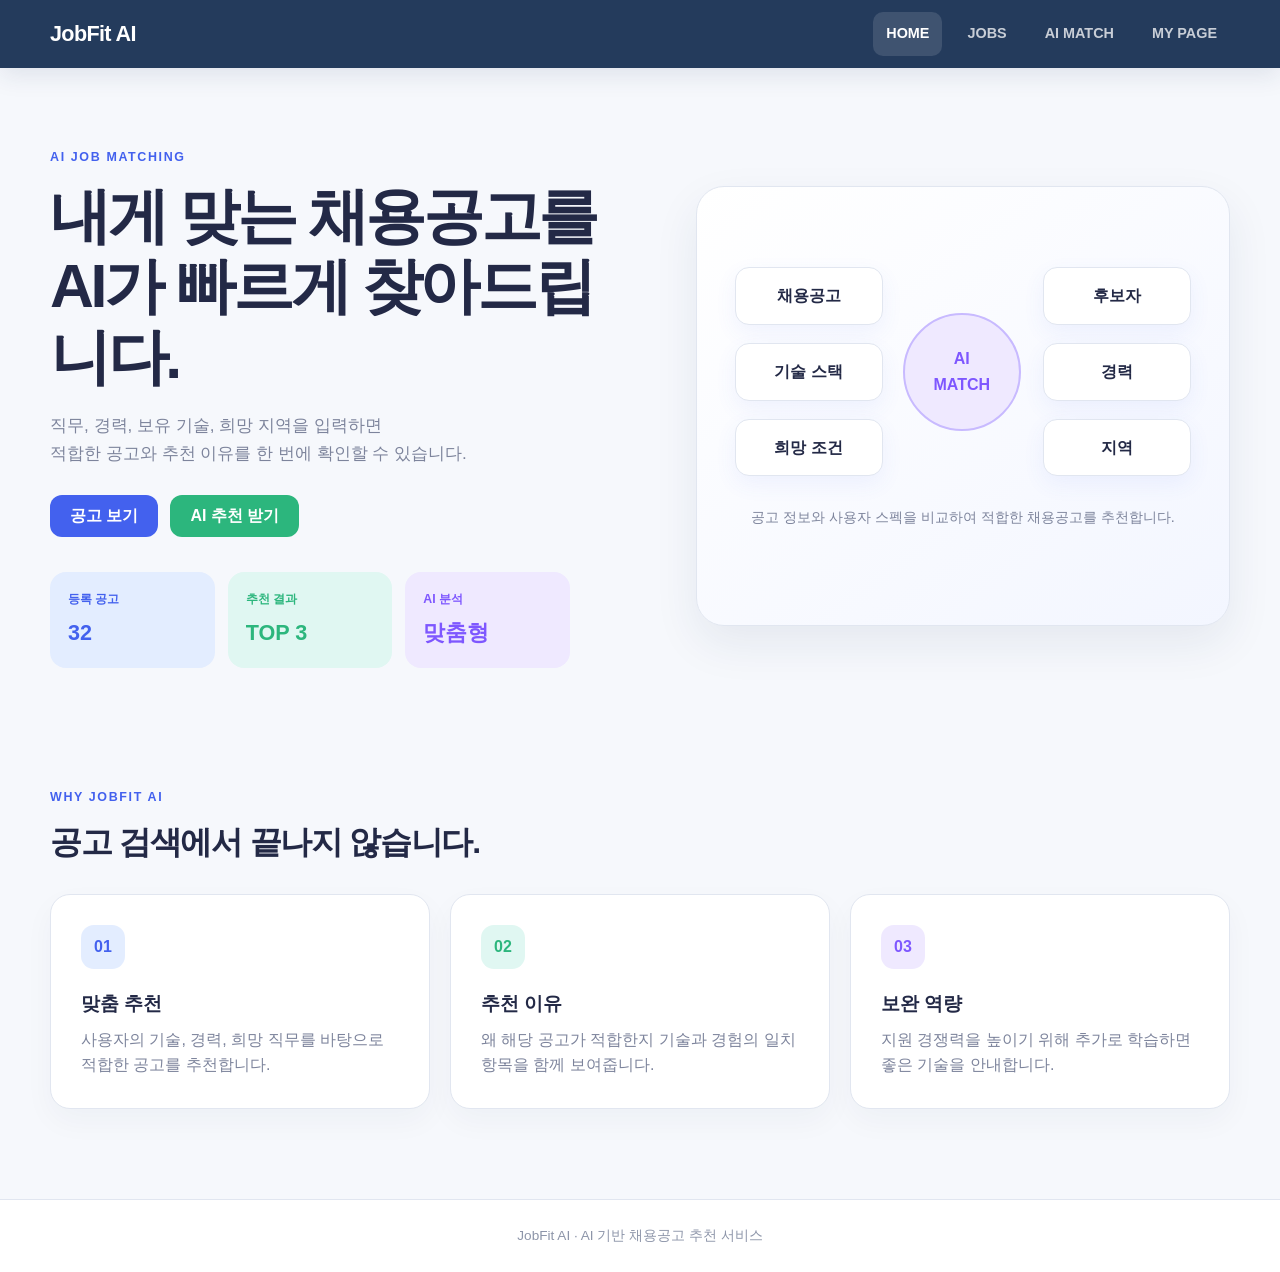
<file: index.html>
<!DOCTYPE html>
<html lang="ko">
<head>
  <meta charset="UTF-8" />
  <meta name="viewport" content="width=device-width, initial-scale=1.0" />
  <title>JobFit AI | 홈</title>
  <link rel="stylesheet" href="css/common.css">
  <link rel="stylesheet" href="css/index.css">
</head>
<body>
  <header class="site-header">
    <div class="container nav-wrap">
      <a class="brand" href="index.html">JobFit AI</a>
      <button class="menu-toggle" type="button" aria-label="메뉴 열기">☰</button>
      <nav class="main-nav">
        <a class="active" href="index.html">HOME</a>
        <a href="jobs.html">JOBS</a>
        <a href="match.html">AI MATCH</a>
        <a href="mypage.html">MY PAGE</a>
      </nav>
    </div>
  </header>

  <main>
    <section class="hero container">
      <div class="hero-copy">
        <span class="eyebrow">AI JOB MATCHING</span>
        <h1>내게 맞는 채용공고를<br />AI가 빠르게 찾아드립니다.</h1>
        <p>
          직무, 경력, 보유 기술, 희망 지역을 입력하면<br class="desktop-only" />
          적합한 공고와 추천 이유를 한 번에 확인할 수 있습니다.
        </p>
        <div class="hero-actions">
          <a class="btn btn-primary" href="jobs.html">공고 보기</a>
          <a class="btn btn-success" href="match.html">AI 추천 받기</a>
        </div>
        <div class="metric-grid">
          <article class="metric-card blue"><span>등록 공고</span><strong>32</strong></article>
          <article class="metric-card green"><span>추천 결과</span><strong>TOP 3</strong></article>
          <article class="metric-card purple"><span>AI 분석</span><strong>맞춤형</strong></article>
        </div>
      </div>

      <div class="hero-visual" aria-label="AI 채용 매칭 구조 이미지">
        <div class="match-flow">
          <div class="flow-stack left-stack">
            <div class="flow-card">채용공고</div>
            <div class="flow-card">기술 스택</div>
            <div class="flow-card">희망 조건</div>
          </div>
          <div class="ai-core">AI<br />MATCH</div>
          <div class="flow-stack right-stack">
            <div class="flow-card">후보자</div>
            <div class="flow-card">경력</div>
            <div class="flow-card">지역</div>
          </div>
        </div>
        <p>공고 정보와 사용자 스펙을 비교하여 적합한 채용공고를 추천합니다.</p>
      </div>
    </section>

    <section class="container feature-section">
      <div class="section-heading">
        <span class="eyebrow">WHY JOBFIT AI</span>
        <h2>공고 검색에서 끝나지 않습니다.</h2>
      </div>
      <div class="feature-grid">
        <article class="feature-card">
          <div class="feature-icon blue">01</div>
          <h3>맞춤 추천</h3>
          <p>사용자의 기술, 경력, 희망 직무를 바탕으로 적합한 공고를 추천합니다.</p>
        </article>
        <article class="feature-card">
          <div class="feature-icon green">02</div>
          <h3>추천 이유</h3>
          <p>왜 해당 공고가 적합한지 기술과 경험의 일치 항목을 함께 보여줍니다.</p>
        </article>
        <article class="feature-card">
          <div class="feature-icon purple">03</div>
          <h3>보완 역량</h3>
          <p>지원 경쟁력을 높이기 위해 추가로 학습하면 좋은 기술을 안내합니다.</p>
        </article>
      </div>
    </section>
  </main>

  <footer class="site-footer">
    <div class="container">JobFit AI · AI 기반 채용공고 추천 서비스</div>
  </footer>
  <script src="js/common.js"></script>
</body>
</html>
</file>
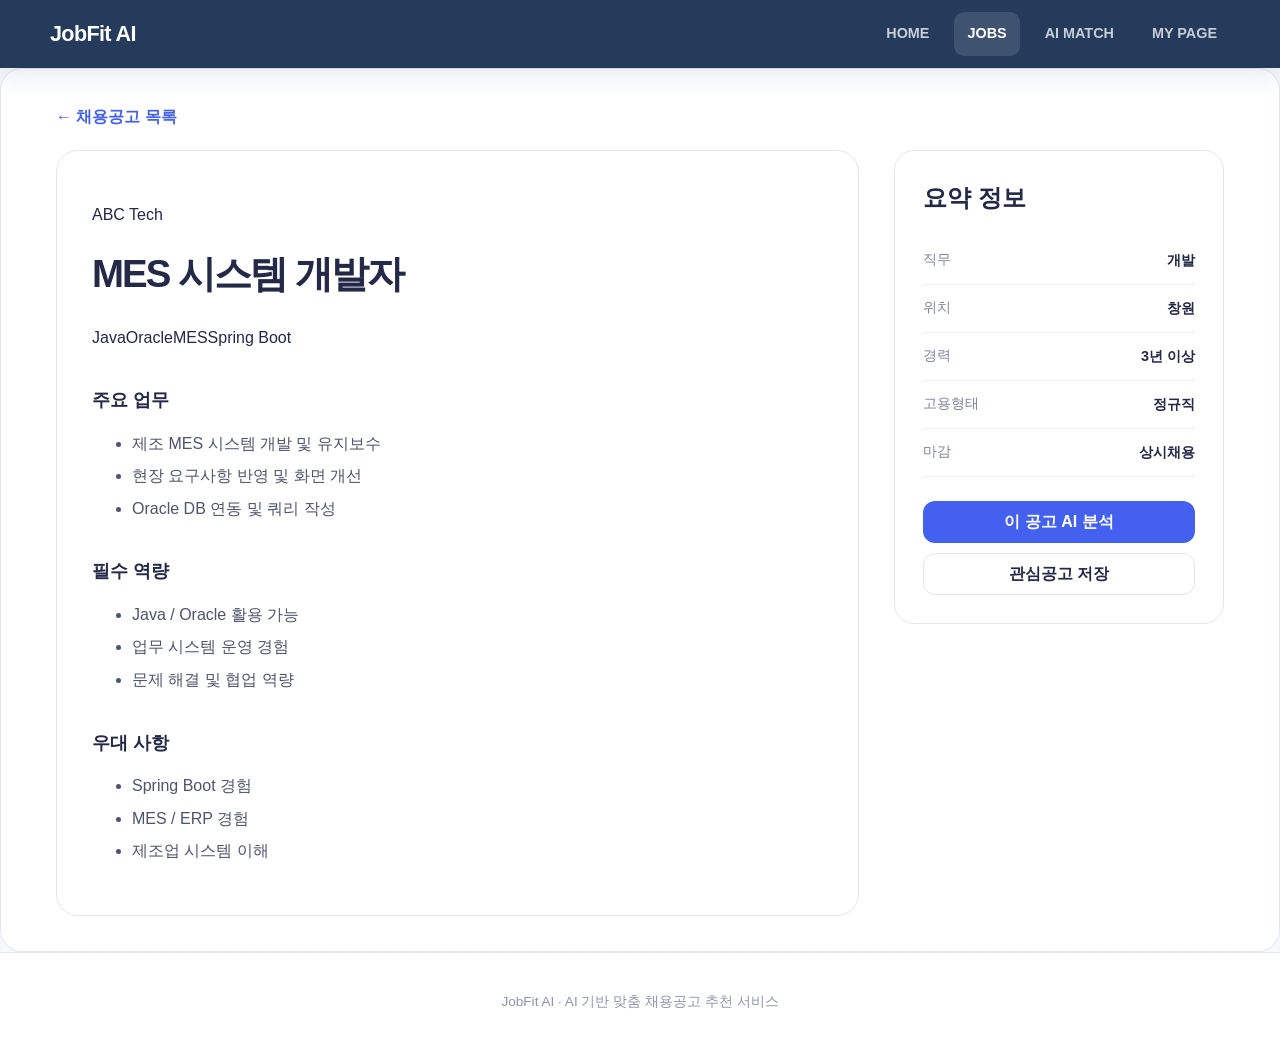
<file: job-detail.html>
<!DOCTYPE html>
<html lang="ko">
<head>
  <meta charset="UTF-8">
  <meta name="viewport" content="width=device-width, initial-scale=1.0">

  <title>JobFit AI | 공고 상세</title>

  <!-- 공통 CSS -->
  <link rel="stylesheet" href="css/common.css">

  <!-- 상세페이지 전용 CSS -->
  <link rel="stylesheet" href="css/job-detail.css">
</head>

<body>

  <!-- =========================
       HEADER
  ========================== -->
  <header id="siteHeader" class="site-header">

    <div class="container nav-wrap">

      <a
        id="brandLogo"
        class="brand"
        href="index.html">
        JobFit AI
      </a>

      <button
        id="menuToggle"
        class="menu-toggle"
        type="button"
        aria-label="메뉴 열기">
        ☰
      </button>

      <nav
        id="mainNav"
        class="main-nav">

        <a href="index.html">
          HOME
        </a>

        <a
          class="active"
          href="jobs.html">
          JOBS
        </a>

        <a href="match.html">
          AI MATCH
        </a>

        <a href="mypage.html">
          MY PAGE
        </a>

      </nav>

    </div>

  </header>


  <!-- =========================
       MAIN
  ========================== -->
  <main
    id="jobDetailPage"
    class="detail-main">

    <div class="container">

      <!-- 뒤로가기 -->
      <div
        id="detailTop"
        class="detail-top">

        <a
          id="backToJobs"
          class="back-link"
          href="jobs.html">
          ← 채용공고 목록
        </a>

      </div>


      <!-- =========================
           채용공고 상세내용

           detail.js에서
           이 영역 안에 내용을 생성함

           ID 변경하면 안 됨!
      ========================== -->
      <section
        id="jobDetail"
        class="detail-layout">

        <!--
          detail.js에서 동적으로

          .detail-card
          .sidebar-card

          등을 생성
        -->

      </section>

    </div>

  </main>


  <!-- =========================
       FOOTER
  ========================== -->
  <footer
    id="siteFooter"
    class="site-footer">

    <div class="container">

      <p>
        JobFit AI · AI 기반 맞춤 채용공고 추천 서비스
      </p>

    </div>

  </footer>


  <!-- =========================
       JAVASCRIPT
  ========================== -->

  <!-- 채용공고 데이터 -->
  <script src="js/jobs-data.js"></script>

  <!-- 공통 기능 -->
  <script src="js/common.js"></script>

  <!-- 상세페이지 기능 -->
  <script src="js/detail.js"></script>

</body>
</html>
</file>
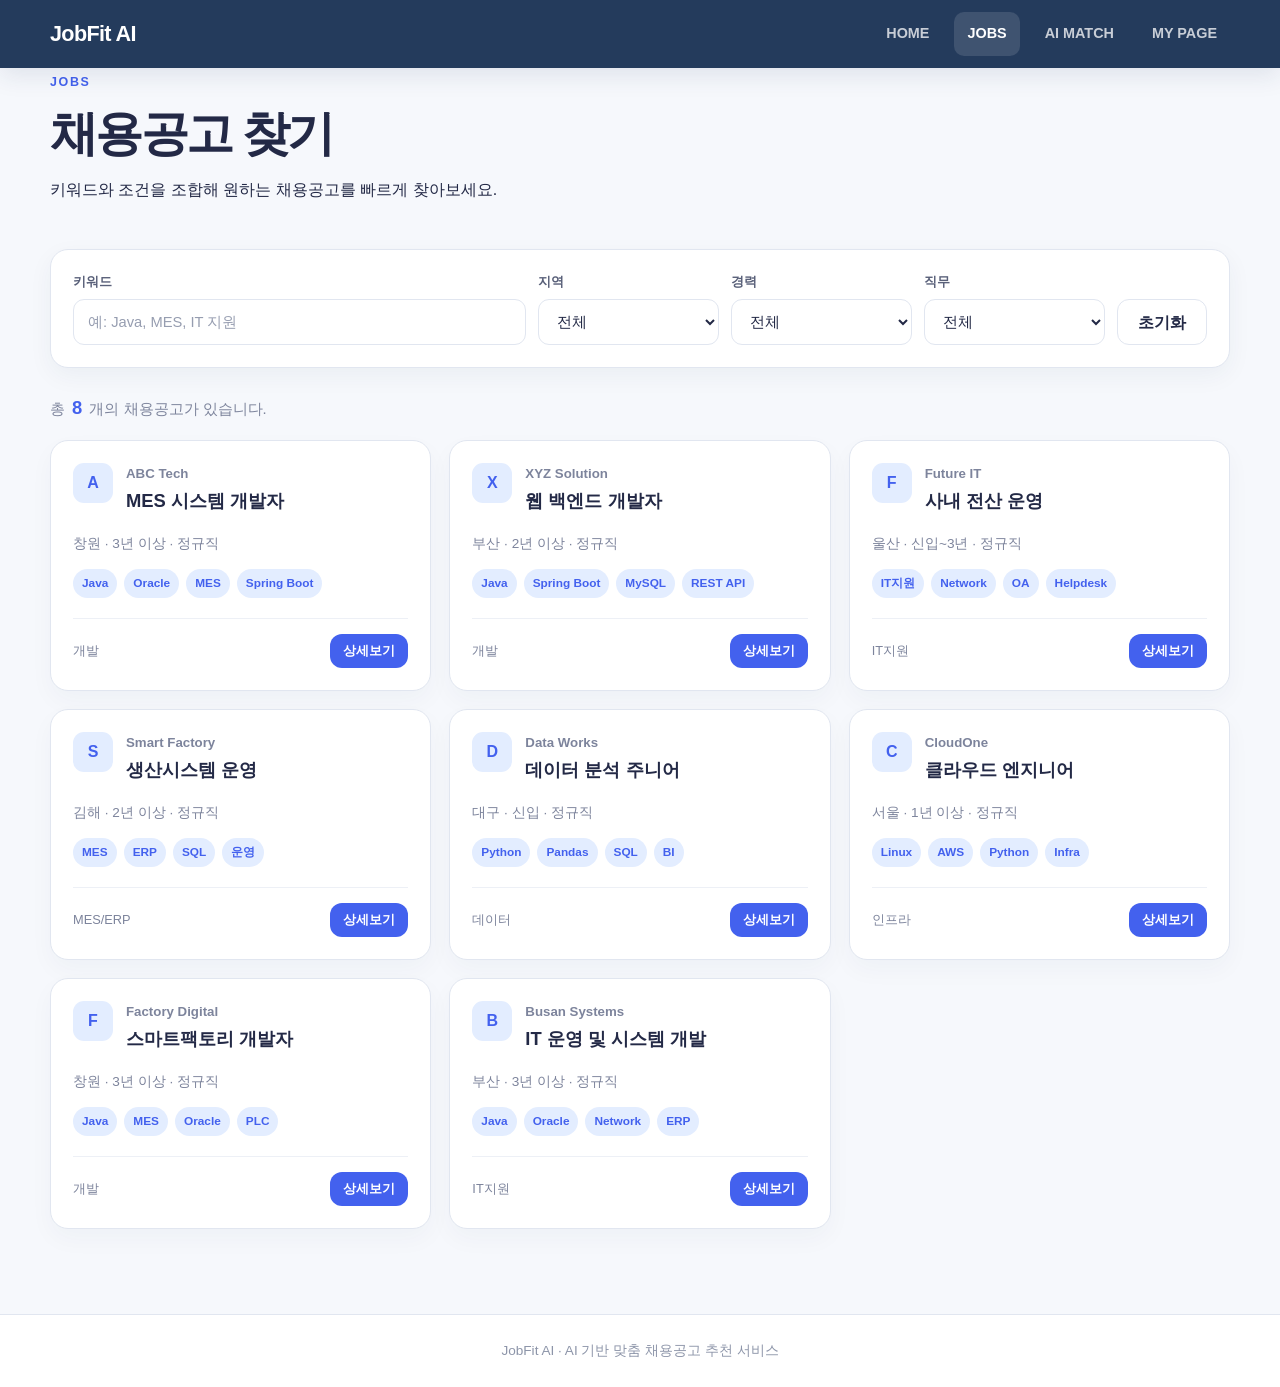
<file: jobs.html>
<!DOCTYPE html>
<html lang="ko">

<head>
  <meta charset="UTF-8">
  <meta name="viewport" content="width=device-width, initial-scale=1.0">

  <title>JobFit AI | 채용공고</title>

  <link rel="stylesheet" href="/css/common.css?v=10">
  <link rel="stylesheet" href="/css/jobs.css?v=10">
</head>


<body>


  <!-- =========================================
       HEADER
  ========================================== -->
  <header id="siteHeader" class="site-header">

    <div class="container nav-wrap">

      <!-- Logo -->
      <a
        id="brandLogo"
        class="brand"
        href="index.html">
        JobFit AI
      </a>


      <!-- Mobile Menu -->
      <button
        id="menuToggle"
        class="menu-toggle"
        type="button"
        aria-label="메뉴 열기">
        ☰
      </button>


      <!-- Navigation -->
      <nav
        id="mainNav"
        class="main-nav">

        <a href="index.html">
          HOME
        </a>

        <a
          class="active"
          href="jobs.html">
          JOBS
        </a>

        <a href="match.html">
          AI MATCH
        </a>

        <a href="mypage.html">
          MY PAGE
        </a>

      </nav>

    </div>

  </header>



  <!-- =========================================
       PAGE HEADER
  ========================================== -->
  <section class="page-header">

    <div class="container">

      <span class="eyebrow">
        JOBS
      </span>

      <h1>
        채용공고 찾기
      </h1>

      <p>
        키워드와 조건을 조합해
        원하는 채용공고를 빠르게 찾아보세요.
      </p>

    </div>

  </section>



  <!-- =========================================
       MAIN
  ========================================== -->
  <main
    id="jobsPage"
    class="jobs-main">

    <div class="container">


      <!-- =====================================
           검색 / 필터
      ====================================== -->
      <section
        id="searchArea"
        class="search-box">

        <div class="search-row">


          <!-- 키워드 -->
          <div class="search-item search-keyword">

            <label for="keywordInput">
              키워드
            </label>

            <input
              id="keywordInput"
              type="search"
              placeholder="예: Java, MES, IT 지원">

          </div>


          <!-- 지역 -->
          <div class="search-item">

            <label for="locationFilter">
              지역
            </label>

            <select id="locationFilter">
              <option value="">
                전체
              </option>
            </select>

          </div>


          <!-- 경력 -->
          <div class="search-item">

            <label for="careerFilter">
              경력
            </label>

            <select id="careerFilter">
              <option value="">
                전체
              </option>
            </select>

          </div>


          <!-- 직무 -->
          <div class="search-item">

            <label for="categoryFilter">
              직무
            </label>

            <select id="categoryFilter">
              <option value="">
                전체
              </option>
            </select>

          </div>


          <!-- 초기화 -->
          <div class="search-reset">

            <button
              id="resetButton"
              class="btn btn-secondary"
              type="button">
              초기화
            </button>

          </div>

        </div>

      </section>



      <!-- =====================================
           검색 결과 Count
      ====================================== -->
      <div
        id="resultsMeta"
        class="job-count">

        총

        <strong id="resultCount">
          0
        </strong>

        개의 채용공고가 있습니다.

      </div>



      <!-- =====================================
           JOB LIST

           jobs.js에서 여기에
           채용공고 카드를 생성
      ====================================== -->
      <section
        id="jobList"
        class="jobs-grid"
        aria-live="polite">
      </section>



      <!-- =====================================
           검색 결과 없음
      ====================================== -->
      <div
        id="emptyState"
        class="empty-state hidden">

        <div class="empty-icon">
          🔍
        </div>

        <h3>
          검색 결과가 없습니다.
        </h3>

        <p>
          다른 키워드 또는 조건으로 검색해보세요.
        </p>

      </div>

    </div>

  </main>



  <!-- =========================================
       FOOTER
  ========================================== -->
  <footer
    id="siteFooter"
    class="site-footer">

    <div class="container">

      JobFit AI · AI 기반 맞춤 채용공고 추천 서비스

    </div>

  </footer>



  <!-- =========================================
       JAVASCRIPT
  ========================================== -->

  <!-- Sample Job Data -->
  <script src="js/jobs-data.js"></script>

  <!-- Common -->
  <script src="js/common.js"></script>

  <!-- Jobs -->
  <script src="js/jobs.js"></script>

</body>
</html>
</file>
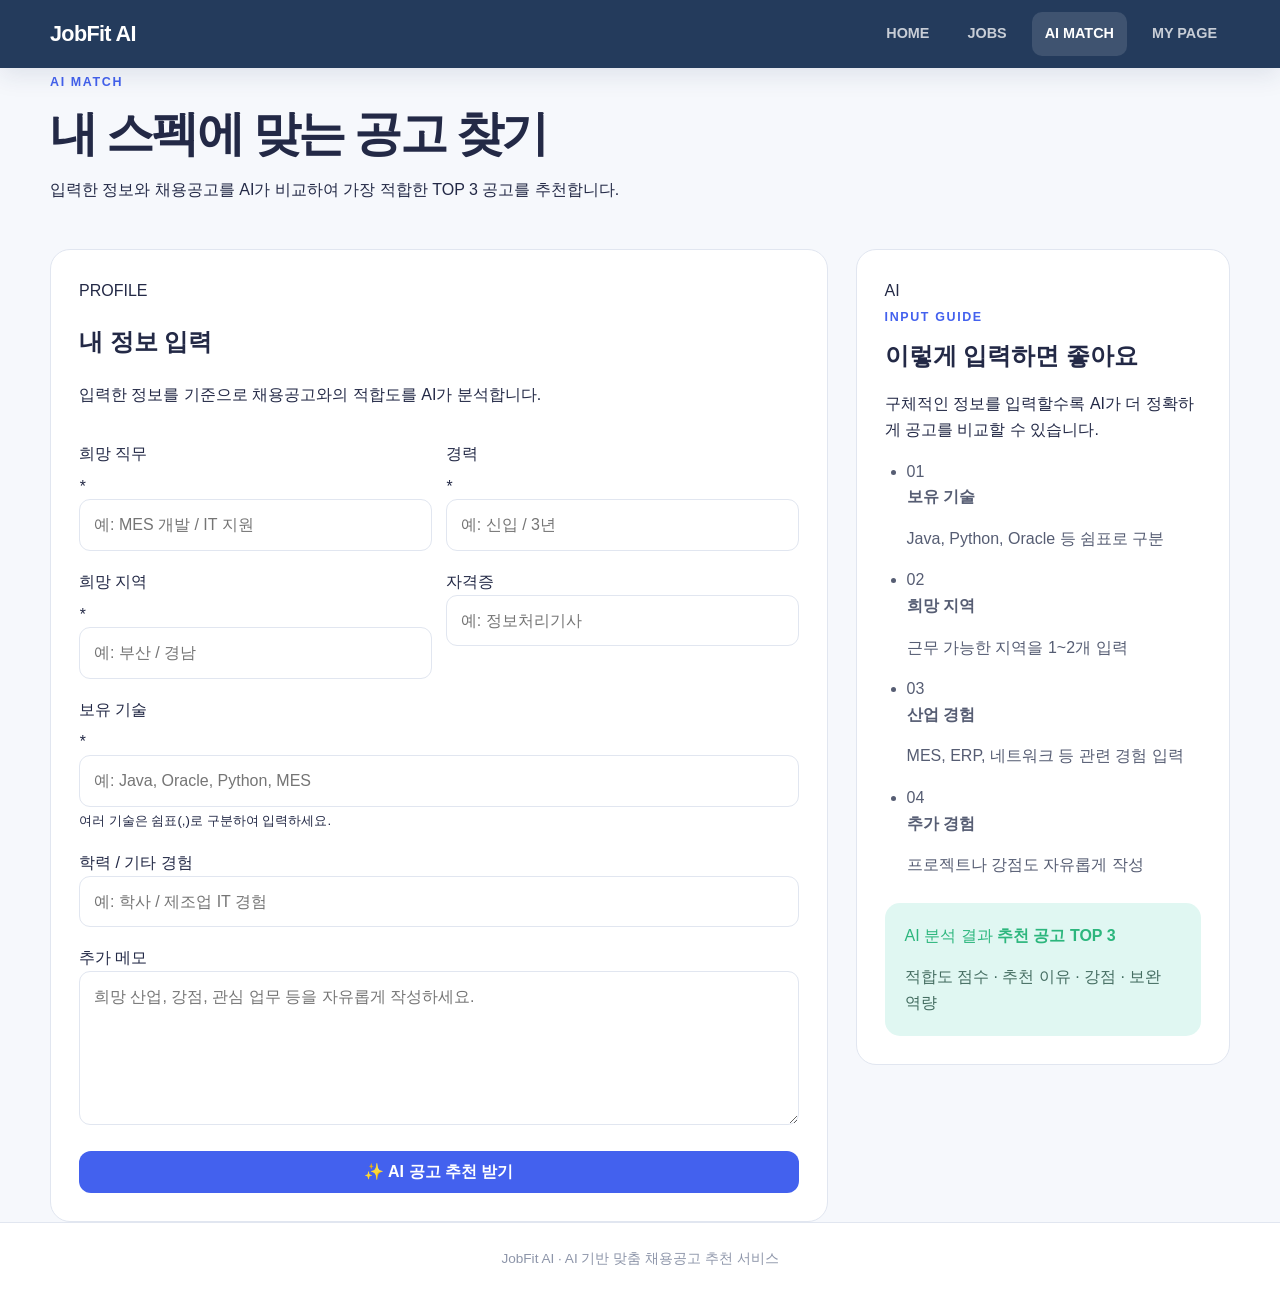
<file: match.html>
<!DOCTYPE html>
<html lang="ko">

<head>
  <meta charset="UTF-8">
  <meta name="viewport" content="width=device-width, initial-scale=1.0">

  <title>JobFit AI | AI 맞춤 추천</title>

  <link rel="stylesheet" href="css/common.css">
  <link rel="stylesheet" href="css/match.css">
</head>


<body>

  <!-- =========================================
       HEADER
  ========================================== -->
  <header id="siteHeader" class="site-header">

    <div class="container nav-wrap">

      <a
        id="brandLogo"
        class="brand"
        href="index.html">
        JobFit AI
      </a>

      <button
        id="menuToggle"
        class="menu-toggle"
        type="button"
        aria-label="메뉴 열기">
        ☰
      </button>

      <nav
        id="mainNav"
        class="main-nav">

        <a href="index.html">
          HOME
        </a>

        <a href="jobs.html">
          JOBS
        </a>

        <a
          class="active"
          href="match.html">
          AI MATCH
        </a>

        <a href="mypage.html">
          MY PAGE
        </a>

      </nav>

    </div>

  </header>


  <!-- =========================================
       PAGE HEADER
  ========================================== -->
  <section class="page-header">

    <div class="container">

      <span class="eyebrow">
        AI MATCH
      </span>

      <h1>
        내 스펙에 맞는 공고 찾기
      </h1>

      <p>
        입력한 정보와 채용공고를 AI가 비교하여
        가장 적합한 TOP 3 공고를 추천합니다.
      </p>

    </div>

  </section>


  <!-- =========================================
       MAIN
  ========================================== -->
  <main
    id="matchPage"
    class="match-main">

    <div class="container">


      <!-- =====================================
           입력 영역
      ====================================== -->
      <section class="match-layout">


        <!-- ===============================
             사용자 정보 입력 Form
        ================================ -->
        <form
          id="matchForm"
          class="match-form">

          <div class="match-form-header">

            <span class="form-badge">
              PROFILE
            </span>

            <h2>
              내 정보 입력
            </h2>

            <p class="form-description">
              입력한 정보를 기준으로 채용공고와의
              적합도를 AI가 분석합니다.
            </p>

          </div>


          <!-- 희망직무 + 경력 -->
          <div class="form-row two">

            <div class="form-group">

              <label for="desiredRole">
                희망 직무
                <em>*</em>
              </label>

              <input
                id="desiredRole"
                type="text"
                placeholder="예: MES 개발 / IT 지원"
                required>

            </div>


            <div class="form-group">

              <label for="career">
                경력
                <em>*</em>
              </label>

              <input
                id="career"
                type="text"
                placeholder="예: 신입 / 3년"
                required>

            </div>

          </div>


          <!-- 희망지역 + 자격증 -->
          <div class="form-row two">

            <div class="form-group">

              <label for="desiredLocation">
                희망 지역
                <em>*</em>
              </label>

              <input
                id="desiredLocation"
                type="text"
                placeholder="예: 부산 / 경남"
                required>

            </div>


            <div class="form-group">

              <label for="certificates">
                자격증
              </label>

              <input
                id="certificates"
                type="text"
                placeholder="예: 정보처리기사">

            </div>

          </div>


          <!-- 보유기술 -->
          <div class="form-group">

            <label for="skills">
              보유 기술
              <em>*</em>
            </label>

            <input
              id="skills"
              type="text"
              placeholder="예: Java, Oracle, Python, MES"
              required>

            <small>
              여러 기술은 쉼표(,)로 구분하여 입력하세요.
            </small>

          </div>


          <!-- 학력 / 경험 -->
          <div class="form-group">

            <label for="education">
              학력 / 기타 경험
            </label>

            <input
              id="education"
              type="text"
              placeholder="예: 학사 / 제조업 IT 경험">

          </div>


          <!-- 추가메모 -->
          <div class="form-group">

            <label for="note">
              추가 메모
            </label>

            <textarea
              id="note"
              rows="5"
              placeholder="희망 산업, 강점, 관심 업무 등을 자유롭게 작성하세요."></textarea>

          </div>


          <!-- 에러메시지 -->
          <div
            id="formMessage"
            class="form-message hidden">
          </div>


          <!-- 추천 버튼 -->
          <button
            id="recommendButton"
            class="btn btn-primary btn-wide"
            type="submit">

            ✨ AI 공고 추천 받기

          </button>

        </form>



        <!-- ===============================
             입력 Guide
        ================================ -->
        <aside
          id="inputGuide"
          class="guide-card">

          <div class="guide-icon">
            AI
          </div>

          <span class="eyebrow">
            INPUT GUIDE
          </span>

          <h2>
            이렇게 입력하면 좋아요
          </h2>

          <p class="guide-description">
            구체적인 정보를 입력할수록
            AI가 더 정확하게 공고를 비교할 수 있습니다.
          </p>

          <ul class="guide-list">

            <li>
              <span>01</span>

              <div>
                <strong>보유 기술</strong>
                <p>Java, Python, Oracle 등 쉼표로 구분</p>
              </div>
            </li>

            <li>
              <span>02</span>

              <div>
                <strong>희망 지역</strong>
                <p>근무 가능한 지역을 1~2개 입력</p>
              </div>
            </li>

            <li>
              <span>03</span>

              <div>
                <strong>산업 경험</strong>
                <p>MES, ERP, 네트워크 등 관련 경험 입력</p>
              </div>
            </li>

            <li>
              <span>04</span>

              <div>
                <strong>추가 경험</strong>
                <p>프로젝트나 강점도 자유롭게 작성</p>
              </div>
            </li>

          </ul>


          <div class="expected-box">

            <span>
              AI 분석 결과
            </span>

            <strong>
              추천 공고 TOP 3
            </strong>

            <p>
              적합도 점수 · 추천 이유 · 강점 · 보완 역량
            </p>

          </div>

        </aside>

      </section>



      <!-- =====================================
           AI 분석 Loading

           match.js에서 hidden 제어
      ====================================== -->
      <section
        id="loadingPanel"
        class="loading-panel hidden"
        aria-live="polite">

        <div class="loading-content">

          <div class="ai-spinner">
            <span>
              AI
            </span>
          </div>

          <h2>
            AI가 채용공고를 분석하고 있습니다
          </h2>

          <p>
            입력하신 정보와 채용공고의 적합도를
            비교하고 있습니다.
          </p>


          <div class="progress-steps">

            <div class="progress-step">
              <span>1</span>
              <p>입력값 확인</p>
            </div>

            <div class="progress-line"></div>

            <div class="progress-step">
              <span>2</span>
              <p>후보 공고 추출</p>
            </div>

            <div class="progress-line"></div>

            <div class="progress-step">
              <span>3</span>
              <p>적합도 분석</p>
            </div>

            <div class="progress-line"></div>

            <div class="progress-step">
              <span>4</span>
              <p>추천 결과 생성</p>
            </div>

          </div>

        </div>

      </section>



      <!-- =====================================
           AI 결과

           match.js에서 hidden 제거 후 표시
      ====================================== -->
      <section
        id="resultPanel"
        class="result-panel hidden"
        aria-live="polite">


        <!-- 결과 Header -->
        <div class="result-header">

          <div>

            <span class="eyebrow">
              AI RESULT
            </span>

            <h2>
              추천 공고 TOP 3
            </h2>

            <p>
              입력하신 정보와 가장 적합한
              채용공고를 분석했습니다.
            </p>

          </div>


          <button
            id="retryButton"
            class="btn btn-secondary"
            type="button">

            다시 입력하기

          </button>

        </div>



        <!-- 결과 Layout -->
        <div class="result-layout">


          <!-- 추천 공고 List -->
          <div>

            <h3 class="result-subtitle">
              추천 채용공고
            </h3>

            <div
              id="recommendationList"
              class="recommendation-list">

              <!--
                match.js에서 추천 카드 생성
              -->

            </div>

          </div>



          <!-- 상세 AI 분석 -->
          <aside>

            <h3 class="result-subtitle">
              AI 상세 분석
            </h3>

            <article
              id="analysisDetail"
              class="analysis-card">

              <!--
                match.js에서 분석내용 생성
              -->

            </article>

          </aside>

        </div>

      </section>

    </div>

  </main>


  <!-- =========================================
       FOOTER
  ========================================== -->
  <footer
    id="siteFooter"
    class="site-footer">

    <div class="container">

      JobFit AI · AI 기반 맞춤 채용공고 추천 서비스

    </div>

  </footer>


  <!-- =========================================
       JAVASCRIPT
  ========================================== -->

  <script src="js/jobs-data.js"></script>
  <script src="js/common.js"></script>
  <script src="js/match.js"></script>

</body>

</html>
</file>
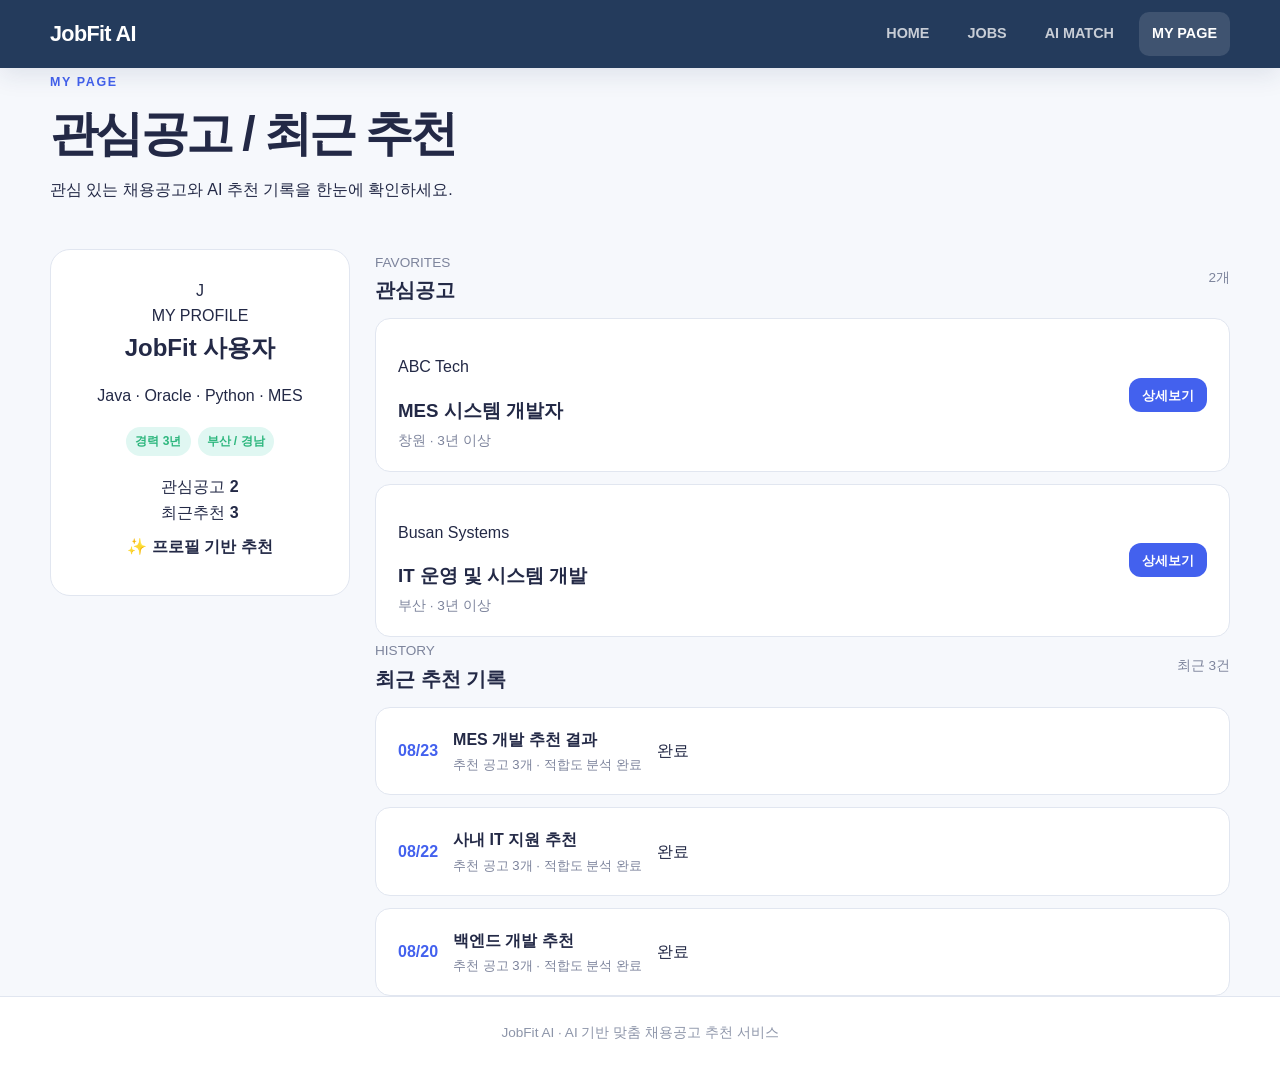
<file: mypage.html>
<!DOCTYPE html>
<html lang="ko">

<head>
  <meta charset="UTF-8">
  <meta name="viewport" content="width=device-width, initial-scale=1.0">

  <title>JobFit AI | 마이페이지</title>

  <link rel="stylesheet" href="css/common.css">
  <link rel="stylesheet" href="css/mypage.css">
</head>


<body>

  <!-- =========================================
       HEADER
  ========================================== -->
  <header id="siteHeader" class="site-header">

    <div class="container nav-wrap">

      <a
        id="brandLogo"
        class="brand"
        href="index.html">
        JobFit AI
      </a>

      <button
        id="menuToggle"
        class="menu-toggle"
        type="button"
        aria-label="메뉴 열기">
        ☰
      </button>

      <nav
        id="mainNav"
        class="main-nav">

        <a href="index.html">
          HOME
        </a>

        <a href="jobs.html">
          JOBS
        </a>

        <a href="match.html">
          AI MATCH
        </a>

        <a
          class="active"
          href="mypage.html">
          MY PAGE
        </a>

      </nav>

    </div>

  </header>


  <!-- =========================================
       PAGE HEADER
  ========================================== -->
  <section class="page-header">

    <div class="container">

      <span class="eyebrow">
        MY PAGE
      </span>

      <h1>
        관심공고 / 최근 추천
      </h1>

      <p>
        관심 있는 채용공고와 AI 추천 기록을 한눈에 확인하세요.
      </p>

    </div>

  </section>


  <!-- =========================================
       MAIN
  ========================================== -->
  <main
    id="mypagePage"
    class="mypage-main">

    <div class="container">

      <section class="mypage-layout">


        <!-- =====================================
             PROFILE
        ====================================== -->
        <aside class="profile-card">

          <div class="profile-avatar">
            J
          </div>

          <div class="profile-info">

            <span class="profile-label">
              MY PROFILE
            </span>

            <h2>
              JobFit 사용자
            </h2>

            <p class="profile-skills">
              Java · Oracle · Python · MES
            </p>

          </div>


          <div class="profile-tags">

            <span>
              경력 3년
            </span>

            <span>
              부산 / 경남
            </span>

          </div>


          <div class="profile-summary">

            <div>
              <span>관심공고</span>
              <strong>2</strong>
            </div>

            <div>
              <span>최근추천</span>
              <strong>3</strong>
            </div>

          </div>


          <a
            class="btn btn-profile btn-wide"
            href="match.html">

            ✨ 프로필 기반 추천

          </a>

        </aside>



        <!-- =====================================
             MY PAGE CONTENT
        ====================================== -->
        <div class="mypage-content">


          <!-- ===================================
               관심공고
          ==================================== -->
          <section class="mypage-section">

            <div class="subsection-header">

              <div>

                <span class="section-label">
                  FAVORITES
                </span>

                <h2>
                  관심공고
                </h2>

              </div>

              <span class="section-count">
                2개
              </span>

            </div>


            <!--
              mypage.js에서 관심공고 생성
              ID 변경하면 안 됨
            -->
            <div
              id="favoriteJobs"
              class="favorite-list">
            </div>

          </section>



          <!-- ===================================
               최근 추천 기록
          ==================================== -->
          <section class="mypage-section history-section">

            <div class="subsection-header">

              <div>

                <span class="section-label">
                  HISTORY
                </span>

                <h2>
                  최근 추천 기록
                </h2>

              </div>

              <span class="section-count">
                최근 3건
              </span>

            </div>


            <div class="history-list">


              <article class="history-card">

                <time datetime="2026-08-23">
                  08/23
                </time>

                <div class="history-content">

                  <strong>
                    MES 개발 추천 결과
                  </strong>

                  <p>
                    추천 공고 3개 · 적합도 분석 완료
                  </p>

                </div>

                <span class="history-status">
                  완료
                </span>

              </article>


              <article class="history-card">

                <time datetime="2026-08-22">
                  08/22
                </time>

                <div class="history-content">

                  <strong>
                    사내 IT 지원 추천
                  </strong>

                  <p>
                    추천 공고 3개 · 적합도 분석 완료
                  </p>

                </div>

                <span class="history-status">
                  완료
                </span>

              </article>


              <article class="history-card">

                <time datetime="2026-08-20">
                  08/20
                </time>

                <div class="history-content">

                  <strong>
                    백엔드 개발 추천
                  </strong>

                  <p>
                    추천 공고 3개 · 적합도 분석 완료
                  </p>

                </div>

                <span class="history-status">
                  완료
                </span>

              </article>

            </div>

          </section>

        </div>

      </section>

    </div>

  </main>


  <!-- =========================================
       FOOTER
  ========================================== -->
  <footer
    id="siteFooter"
    class="site-footer">

    <div class="container">

      JobFit AI · AI 기반 맞춤 채용공고 추천 서비스

    </div>

  </footer>


  <!-- =========================================
       JAVASCRIPT
  ========================================== -->

  <script src="js/jobs-data.js"></script>
  <script src="js/common.js"></script>
  <script src="js/mypage.js"></script>

</body>

</html>
</file>
<file: css/common.css>
:root {
  --navy: #1d3557;
  --blue: #4361ee;
  --blue-dark: #3451d1;
  --green: #2cb67d;
  --purple: #7e57ff;
  --bg: #f6f8fc;
  --card: #ffffff;
  --text: #232946;
  --muted: #7d849c;
  --border: #e1e6f0;
  --soft-blue: #e3edff;
  --soft-green: #e0f7f2;
  --soft-purple: #efe9ff;
  --danger: #c24141;
  --shadow: 0 18px 45px rgba(29, 53, 87, 0.08);
}

* { box-sizing: border-box; }
html { scroll-behavior: smooth; }
body { margin: 0; font-family: "Pretendard", "Malgun Gothic", Arial, sans-serif; color: var(--text); background: var(--bg); line-height: 1.6; }
a { color: inherit; text-decoration: none; }
button, input, select, textarea { font: inherit; }
button { cursor: pointer; }
.container { width: min(1180px, calc(100% - 40px)); margin: 0 auto; }
.hidden { display: none !important; }

.site-header { position: sticky; top: 0; z-index: 100; background: rgba(29,53,87,.97); box-shadow: 0 8px 25px rgba(29,53,87,.1); }
.nav-wrap { min-height: 68px; display: flex; align-items: center; justify-content: space-between; }
.brand { color: #fff; font-weight: 800; font-size: 1.35rem; letter-spacing: -.03em; }
.main-nav { display: flex; gap: 12px; }
.main-nav a { padding: 10px 13px; border-radius: 10px; color: rgba(255,255,255,.75); font-size: .9rem; font-weight: 700; }
.main-nav a:hover, .main-nav a.active { color: #fff; background: rgba(255,255,255,.12); }
.menu-toggle { display: none; color: #fff; background: transparent; border: 0; font-size: 1.5rem; }

.btn { display: inline-flex; justify-content: center; align-items: center; min-height: 42px; padding: 0 20px; border: 0; border-radius: 12px; font-weight: 800; transition: .2s ease; }
.btn:hover { transform: translateY(-1px); }
.btn-primary { color: #fff; background: var(--blue); }
.btn-primary:hover { background: var(--blue-dark); }
.btn-success { color: #fff; background: var(--green); }
.btn-light { color: var(--text); background: #fff; border: 1px solid var(--border); }
.btn-small { min-height: 34px; padding: 0 13px; color: #fff; background: var(--blue); font-size: .82rem; }
.btn-wide { width: 100%; }

.page-main { padding: 55px 0 85px; min-height: calc(100vh - 140px); }
.page-header { display: flex; align-items: end; justify-content: space-between; gap: 30px; margin-bottom: 30px; }
.page-header h1 { margin: 12px 0 0; font-size: clamp(2rem, 4vw, 3rem); line-height: 1.16; letter-spacing: -.055em; }
.page-header > p { max-width: 520px; color: var(--muted); text-align: right; }
.eyebrow { display: inline-block; color: var(--blue); font-size: .78rem; font-weight: 900; letter-spacing: .13em; }

.site-footer { padding: 25px 0; color: #8d95a9; text-align: center; font-size: .85rem; border-top: 1px solid var(--border); background: #fff; }

@media (max-width: 980px) {
  .page-header { align-items: flex-start; flex-direction: column; }
  .page-header > p { text-align: left; }
}

@media (max-width: 700px) {
  .container { width: min(100% - 28px, 1180px); }
  .menu-toggle { display: block; }
  .main-nav { position: absolute; top: 68px; left: 14px; right: 14px; display: none; padding: 10px; flex-direction: column; background: var(--navy); border-radius: 0 0 14px 14px; }
  .main-nav.open { display: flex; }
}
</file>
<file: css/index.css>
.hero { min-height: 660px; display: grid; grid-template-columns: 1.05fr .95fr; align-items: center; gap: 55px; padding: 75px 0; }
.hero h1 { margin: 12px 0 20px; font-size: clamp(2.2rem, 5vw, 3.8rem); line-height: 1.16; letter-spacing: -.055em; }
.hero-copy > p { color: var(--muted); font-size: 1.07rem; }
.hero-actions { display: flex; gap: 12px; margin: 28px 0 35px; }
.metric-grid { display: grid; grid-template-columns: repeat(3, 1fr); gap: 13px; max-width: 520px; }
.metric-card { padding: 18px; border-radius: 16px; }
.metric-card span { display: block; font-size: .77rem; font-weight: 800; margin-bottom: 6px; }
.metric-card strong { font-size: 1.35rem; }
.metric-card.blue { background: var(--soft-blue); color: var(--blue); }
.metric-card.green { background: var(--soft-green); color: var(--green); }
.metric-card.purple { background: var(--soft-purple); color: var(--purple); }

.hero-visual { min-height: 440px; padding: 38px; border-radius: 28px; background: linear-gradient(145deg, #fff, #f3f6ff); border: 1px solid var(--border); box-shadow: var(--shadow); display: flex; flex-direction: column; justify-content: center; }
.hero-visual p { color: var(--muted); text-align: center; font-size: .9rem; margin-top: 30px; }
.match-flow { display: grid; grid-template-columns: 1fr 120px 1fr; align-items: center; gap: 20px; }
.flow-stack { display: grid; gap: 18px; }
.flow-card { padding: 15px 8px; text-align: center; font-weight: 800; border-radius: 14px; background: #fff; border: 1px solid var(--border); box-shadow: 0 8px 22px rgba(67,97,238,.07); }
.ai-core { width: 118px; height: 118px; display: grid; place-items: center; text-align: center; border-radius: 50%; color: var(--purple); font-weight: 900; background: var(--soft-purple); border: 2px solid #c8baff; }

.feature-section { padding: 40px 0 90px; }
.section-heading { margin-bottom: 26px; }
.section-heading h2 { margin: 8px 0 0; font-size: 2rem; letter-spacing: -.04em; }
.feature-grid { display: grid; grid-template-columns: repeat(3, 1fr); gap: 20px; }
.feature-card { padding: 30px; border-radius: 20px; background: #fff; border: 1px solid var(--border); box-shadow: 0 12px 30px rgba(29,53,87,.04); }
.feature-icon { width: 44px; height: 44px; display: grid; place-items: center; border-radius: 13px; font-weight: 900; margin-bottom: 20px; }
.feature-icon.blue { color: var(--blue); background: var(--soft-blue); }
.feature-icon.green { color: var(--green); background: var(--soft-green); }
.feature-icon.purple { color: var(--purple); background: var(--soft-purple); }
.feature-card h3 { margin: 0 0 8px; }
.feature-card p { margin: 0; color: var(--muted); }

@media (max-width: 980px) {
  .hero { grid-template-columns: 1fr; min-height: auto; }
  .hero-visual { min-height: 390px; }
  .feature-grid { grid-template-columns: repeat(2, 1fr); }
}
@media (max-width: 700px) {
  .hero { padding: 50px 0; gap: 30px; }
  .hero h1 { font-size: 2.45rem; }
  .desktop-only { display: none; }
  .metric-grid, .feature-grid { grid-template-columns: 1fr; }
  .match-flow { grid-template-columns: 1fr; }
  .ai-core { margin: 0 auto; }
  .flow-stack { grid-template-columns: repeat(3, 1fr); }
  .hero-visual { padding: 24px; }
}
</file>
<file: css/job-detail.css>
.back-link { display: inline-block; margin-bottom: 20px; color: var(--blue); font-weight: 800; }
.detail-layout { display: grid; grid-template-columns: 1fr 330px; gap: 35px; align-items: start; }
.detail-main { padding: 35px; border-radius: 22px; background: #fff; border: 1px solid var(--border); }
.detail-main > h1 { margin: 5px 0 20px; font-size: 2.4rem; letter-spacing: -.05em; }
.detail-section { margin-top: 35px; }
.detail-section h2 { font-size: 1.15rem; }
.detail-section li { margin: 7px 0; color: #4e556b; }
.detail-sidebar { position: sticky; top: 100px; padding: 28px; border-radius: 20px; background: #fff; border: 1px solid var(--border); }
.detail-sidebar h2 { margin-top: 0; }
.detail-sidebar dl { margin: 0 0 24px; }
.detail-sidebar dl div { display: flex; justify-content: space-between; gap: 14px; padding: 12px 0; border-bottom: 1px solid #edf0f6; }
.detail-sidebar dt { color: var(--muted); font-size: .86rem; }
.detail-sidebar dd { margin: 0; text-align: right; font-weight: 800; font-size: .9rem; }
.detail-sidebar .btn + .btn { margin-top: 10px; }

@media (max-width: 980px) {
  .detail-layout { grid-template-columns: 1fr; }
  .detail-sidebar { position: static; }
}
@media (max-width: 700px) {
  .detail-main { padding: 24px; }
  .detail-main > h1 { font-size: 2rem; }
}
</file>
<file: css/jobs.css>
/* =========================================================
   JobFit AI - JOBS PAGE
   현재 jobs.html 구조 전용
========================================================= */


/* =========================================================
   PAGE
========================================================= */

.jobs-main {
  min-height: calc(100vh - 140px);
  padding: 0px 0 85px;
}

/* =========================================================
   SEARCH BOX
========================================================= */

.search-box {
  width: 100%;

  padding: 22px;
  margin-bottom: 25px;

  background: #ffffff;

  border: 1px solid var(--border);
  border-radius: 18px;

  box-shadow:
    0 8px 25px rgba(29, 53, 87, 0.05);
}


/* =========================================================
   SEARCH ROW
========================================================= */

.search-row {
  display: grid;

  grid-template-columns:
    minmax(280px, 2.5fr)
    minmax(130px, 1fr)
    minmax(130px, 1fr)
    minmax(130px, 1fr)
    auto;

  gap: 12px;

  align-items: end;
}


/* =========================================================
   SEARCH ITEM
========================================================= */

.search-item {
  display: flex;
  flex-direction: column;

  gap: 7px;

  min-width: 0;
}

.search-item label {
  color: #596079;

  font-size: 0.8rem;
  font-weight: 800;
}


/* =========================================================
   INPUT / SELECT
========================================================= */

.search-item input,
.search-item select {
  width: 100%;
  height: 46px;

  padding: 0 14px;

  background: #ffffff;

  border: 1px solid var(--border);
  border-radius: 11px;

  color: var(--text);

  font-size: 0.92rem;

  outline: none;

  transition:
    border-color 0.2s ease,
    box-shadow 0.2s ease;
}


.search-item input::placeholder {
  color: #969db0;
}


.search-item input:focus,
.search-item select:focus {
  border-color: #9fb2ff;

  box-shadow:
    0 0 0 3px rgba(67, 97, 238, 0.08);
}


/* =========================================================
   RESET BUTTON
========================================================= */

.search-reset {
  display: flex;
  align-items: flex-end;
}


.search-reset .btn {
  min-width: 90px;
  height: 46px;

  padding: 0 18px;

  white-space: nowrap;
}


/* 현재 HTML이 btn-secondary 사용하므로 여기서 스타일 지정 */

.btn-secondary {
  background: #ffffff;

  color: var(--text);

  border: 1px solid var(--border);
}


.btn-secondary:hover {
  color: var(--blue);

  background: var(--soft-blue);

  border-color: #b9c7ff;
}


/* =========================================================
   JOB COUNT
========================================================= */

.job-count {
  margin: 0 0 17px;

  color: var(--muted);

  font-size: 0.92rem;
}


.job-count strong {
  margin: 0 3px;

  color: var(--blue);

  font-size: 1.15rem;
  font-weight: 900;
}


/* =========================================================
   JOB GRID
========================================================= */

.jobs-grid {
  display: grid;

  grid-template-columns:
    repeat(3, minmax(0, 1fr));

  gap: 18px;
}


/* =========================================================
   JOB CARD
   jobs.js에서 생성되는 카드용
========================================================= */

.job-card {
  padding: 22px;

  background: #ffffff;

  border: 1px solid var(--border);
  border-radius: 18px;

  box-shadow:
    0 10px 25px rgba(29, 53, 87, 0.035);

  transition:
    transform 0.2s ease,
    border-color 0.2s ease,
    box-shadow 0.2s ease;
}


.job-card:hover {
  transform: translateY(-4px);

  border-color: #b6c4ff;

  box-shadow:
    0 15px 35px rgba(29, 53, 87, 0.09);
}


/* =========================================================
   CARD TOP
========================================================= */

.job-card-top {
  display: flex;

  gap: 13px;

  align-items: flex-start;
}


.company-badge {
  width: 40px;
  height: 40px;

  flex: 0 0 40px;

  display: grid;

  place-items: center;

  border-radius: 11px;

  background: var(--soft-blue);

  color: var(--blue);

  font-weight: 900;
}


.company-name {
  margin: 0 0 4px;

  color: var(--muted);

  font-size: 0.83rem;
  font-weight: 700;
}


.job-card h2 {
  margin: 0;

  color: var(--text);

  font-size: 1.15rem;
  font-weight: 850;

  line-height: 1.4;
}


/* =========================================================
   JOB META
========================================================= */

.job-meta {
  margin: 18px 0 14px;

  color: var(--muted);

  font-size: 0.85rem;

  line-height: 1.7;
}


/* =========================================================
   SKILL TAG
========================================================= */

.skill-tags {
  display: flex;
  flex-wrap: wrap;

  gap: 7px;
}


.skill-tags span {
  padding: 5px 9px;

  background: var(--soft-blue);

  border-radius: 999px;

  color: var(--blue);

  font-size: 0.74rem;
  font-weight: 800;
}


.skill-tags.large span {
  padding: 7px 11px;
}


/* =========================================================
   CARD ACTION
========================================================= */

.job-card-actions {
  display: flex;

  justify-content: space-between;
  align-items: center;

  gap: 10px;

  margin-top: 20px;
  padding-top: 15px;

  border-top: 1px solid #edf0f6;

  color: var(--muted);

  font-size: 0.8rem;
}


/* =========================================================
   EMPTY STATE
========================================================= */

.empty-state {
  padding: 65px 20px;

  text-align: center;

  color: var(--muted);

  background: #ffffff;

  border: 1px dashed #cdd5e5;
  border-radius: 18px;
}


.empty-state.hidden {
  display: none !important;
}


.empty-icon {
  margin-bottom: 12px;

  font-size: 38px;
}


.empty-state h3 {
  margin: 0 0 6px;

  color: var(--text);

  font-size: 1.1rem;
}


.empty-state p {
  margin: 0;

  font-size: 0.88rem;
}


/* =========================================================
   TABLET
========================================================= */

@media (max-width: 1050px) {

  .search-row {
    grid-template-columns:
      2fr 1fr 1fr;
  }


  .search-keyword {
    grid-column: span 2;
  }


  .jobs-grid {
    grid-template-columns:
      repeat(2, minmax(0, 1fr));
  }

}


/* =========================================================
   MOBILE
========================================================= */

@media (max-width: 700px) {

  .jobs-main {
    padding: 30px 0 60px;
  }


  .search-box {
    padding: 17px;
  }


  .search-row {
    grid-template-columns: 1fr;
  }


  .search-keyword {
    grid-column: auto;
  }


  .search-reset .btn {
    width: 100%;
  }


  .jobs-grid {
    grid-template-columns: 1fr;
  }

}
</file>
<file: css/match.css>
.match-layout { display: grid; grid-template-columns: 1.35fr .65fr; gap: 28px; align-items: start; }
.match-form, .guide-card { padding: 28px; border-radius: 20px; background: #fff; border: 1px solid var(--border); }
.match-form { display: grid; gap: 18px; }
.match-form label { display: grid; gap: 7px; }
.match-form label > span { font-size: .8rem; font-weight: 800; color: #596079; }
.match-form input, .match-form textarea { width: 100%; padding: 12px 14px; border: 1px solid var(--border); border-radius: 11px; outline: none; background: #fff; color: var(--text); }
.match-form input:focus, .match-form textarea:focus { border-color: #9fb2ff; box-shadow: 0 0 0 3px rgba(67,97,238,.08); }
.form-row.two { display: grid; grid-template-columns: 1fr 1fr; gap: 14px; }
.guide-card h2 { margin: 8px 0 15px; }
.guide-card ul { padding-left: 22px; color: #565d73; }
.guide-card li { margin: 11px 0; }
.expected-box { margin-top: 25px; padding: 20px; border-radius: 15px; background: var(--soft-green); color: var(--green); }
.expected-box p { color: #446d61; margin-bottom: 0; }
.form-message { padding: 12px 14px; border-radius: 10px; font-size: .9rem; }
.form-message.error { color: var(--danger); background: #fff0f0; border: 1px solid #ffd3d3; }

.loading-panel, .result-panel { margin-top: 30px; padding: 35px; border-radius: 22px; background: #fff; border: 1px solid var(--border); }
.loading-panel { text-align: center; }
.ai-spinner { width: 90px; height: 90px; margin: 5px auto 20px; display: grid; place-items: center; border-radius: 50%; background: var(--soft-purple); color: var(--purple); border: 2px solid #c7b9ff; font-weight: 900; font-size: 1.5rem; animation: pulse 1.3s infinite ease-in-out; }
@keyframes pulse { 50% { transform: scale(1.06); box-shadow: 0 0 0 12px rgba(126,87,255,.08); } }
.loading-panel p { color: var(--muted); }
.progress-steps { max-width: 650px; margin: 25px auto 0; display: grid; grid-template-columns: repeat(4, 1fr); gap: 8px; }
.progress-steps span { padding: 9px 5px; border-radius: 10px; color: #596079; background: #f4f6fa; font-size: .78rem; font-weight: 800; }
.result-title h2 { margin: 5px 0 22px; font-size: 2rem; }
.result-layout { display: grid; grid-template-columns: .85fr 1.15fr; gap: 24px; align-items: start; }
.recommendation-list { display: grid; gap: 12px; }
.recommendation-card { width: 100%; display: grid; grid-template-columns: auto 1fr auto; align-items: center; gap: 14px; padding: 18px; text-align: left; border-radius: 15px; background: #fff; border: 1px solid var(--border); color: var(--text); }
.recommendation-card.selected { border-color: #9fb2ff; box-shadow: 0 0 0 3px rgba(67,97,238,.08); }
.recommendation-card .rank { color: var(--blue); font-weight: 900; }
.recommendation-card strong { color: var(--muted); font-size: .8rem; }
.recommendation-card h3 { margin: 2px 0 0; font-size: 1rem; }
.recommendation-card .score { padding: 8px; border-radius: 10px; background: var(--soft-green); color: var(--green); font-weight: 900; }
.analysis-card { min-height: 390px; padding: 28px; border-radius: 18px; background: #fafbff; border: 1px solid var(--border); }
.analysis-card h2 { margin: 6px 0 24px; }
.analysis-card h3 { margin: 23px 0 10px; font-size: 1rem; }
.check-list, .gap-list { padding-left: 22px; }
.check-list li, .gap-list li { margin: 8px 0; }
.check-list li::marker { color: var(--green); }
.gap-list li::marker { color: #df8f00; }
.result-panel > .btn { margin-top: 20px; }

@media (max-width: 980px) {
  .match-layout, .result-layout { grid-template-columns: 1fr; }
}
@media (max-width: 700px) {
  .form-row.two { grid-template-columns: 1fr; }
  .progress-steps { grid-template-columns: 1fr 1fr; }
  .recommendation-card { grid-template-columns: auto 1fr; }
  .recommendation-card .score { grid-column: 2; width: fit-content; }
  .loading-panel, .result-panel { padding: 24px; }
}
</file>
<file: css/mypage.css>
.mypage-layout { display: grid; grid-template-columns: 300px 1fr; gap: 25px; align-items: start; }
.profile-card { padding: 28px; text-align: center; border-radius: 20px; background: #fff; border: 1px solid var(--border); }
.avatar { width: 70px; height: 70px; margin: 0 auto 15px; display: grid; place-items: center; border-radius: 50%; background: var(--soft-blue); color: var(--blue); font-size: 1.5rem; font-weight: 900; }
.profile-card h2 { margin: 0 0 5px; }
.profile-card > p { color: var(--muted); font-size: .85rem; }
.profile-tags { display: flex; justify-content: center; flex-wrap: wrap; gap: 7px; margin: 18px 0; }
.profile-tags span { padding: 5px 9px; border-radius: 999px; color: var(--green); background: var(--soft-green); font-size: .75rem; font-weight: 800; }
.subsection-header { display: flex; justify-content: space-between; align-items: center; margin-bottom: 12px; }
.subsection-header h2 { margin: 0; font-size: 1.25rem; }
.subsection-header span { color: var(--muted); font-size: .85rem; }
.top-gap { margin-top: 30px; }
.favorite-list, .history-list { display: grid; gap: 12px; }
.favorite-card, .history-list article { display: flex; justify-content: space-between; align-items: center; gap: 15px; padding: 19px 22px; border-radius: 15px; background: #fff; border: 1px solid var(--border); }
.favorite-card h3 { margin: 2px 0 4px; }
.favorite-card p:last-child { margin: 0; color: var(--muted); font-size: .85rem; }
.history-list article { justify-content: flex-start; }
.history-list time { color: var(--blue); font-weight: 900; }
.history-list strong { display: block; }
.history-list p { margin: 2px 0 0; color: var(--muted); font-size: .82rem; }

@media (max-width: 980px) {
  .mypage-layout { grid-template-columns: 1fr; }
}
</file>
